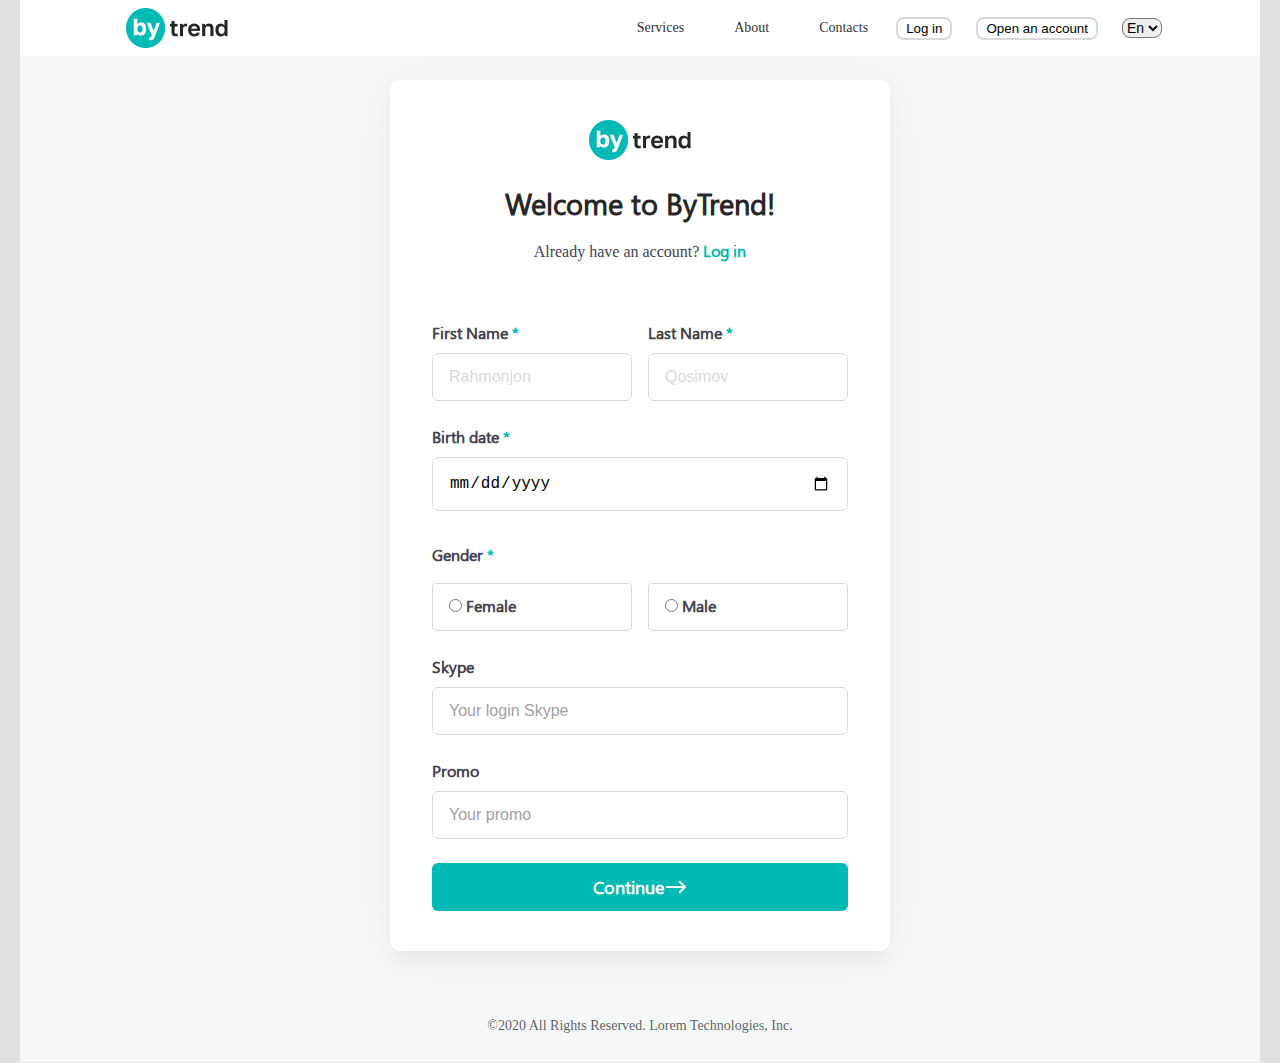
<file: index.html>
<!DOCTYPE html>
<html lang="en">
  <head>
    <meta charset="UTF-8" />
    <meta name="viewport" content="width=device-width, initial-scale=1.0" />
    <title>SIGN IN-UP-Figma</title>
    <link rel="stylesheet" href="./css/style.css" />
    <link rel="icon" href="https://static.figma.com/app/icon/1/favicon.png" />
  </head>
  <body>
    <header>
      <section>
        <nav>
          <div class="container">
            <div class="by-trend">
              <img src="../images/logo-1.png" alt="logo" />
              <div class="nav-link">
                <div class="pages">
                  <a href="#" class="link-1">Services</a>
                  <a href="#" class="link-1">About</a>
                  <a href="#" class="link-1">Contacts</a>
                </div>
                <div class="buttons">
                  <a href="./pages/register.html" class="btn-1"
                    ><button>Log in</button></a
                  >
                  <a href="./index.html" class="btn-1"
                    ><button>Open an account</button></a
                  >
                  <form>
                    <select name="language" id="language">
                      <option value="En">En</option>
                      <option value="Ru">Ru</option>
                      <option value="Uz">Uz</option>
                    </select>
                  </form>
                </div>
              </div>
            </div>
          </div>
        </nav>
      </section>
    </header>
    <main>
      <section>
        <div class="container">
          <div class="content-login">
            <div class="login">
              <img src="./images/logo-1.png" alt="logo" class="logo-1" />
              <p class="prg-2">Welcome to ByTrend!</p>
              <p class="prg-3">
                Already have an account?
                <span>
                  <a href="./pages/register.html" class="link-login">Log in</a>
                </span>
              </p>
              <form autocomplete="on">
                <div class="last-first-name">
                  <div class="Name-1">
                    <label for="LastName"> First Name <span>*</span></label>
                    <input
                      type="text"
                      id="LastName"
                      name="FistName"
                      placeholder="Rahmonjon"
                      required
                    />
                  </div>
                  <div class="Name-2">
                    <label for="LastName"> Last Name <span>*</span></label>
                    <input
                      type="text"
                      id="LastName"
                      name="LastName"
                      placeholder="Qosimov"
                      required
                    />
                  </div>
                </div>
                <div class="birth-date">
                  <label for="birth-day"> Birth date <span>*</span></label>
                  <input type="date" id="birth-day" name="birth-day" required />
                </div>
                <div class="gender">
                  <label for="gender"> Gender <span>*</span></label>

                  <div class="male-1">
                    <div class="male-female">
                      <input
                        type="radio"
                        id="female"
                        name="gender"
                        class="sss"
                        required
                      />
                      <label for="female">Female</label>
                    </div>
                    <div class="male-female">
                      <input
                        type="radio"
                        id="male"
                        name="gender"
                        class="sss"
                        required
                      />
                      <label for="male" class="male">Male</label>
                    </div>
                  </div>
                </div>
                <div class="skype">
                  <label for="skype">Skype</label>
                  <input
                    type="text"
                    id="skype"
                    name="skype"
                    placeholder="Your login Skype"
                    required
                  />
                </div>
                <div class="promo">
                  <label for="promo">Promo</label>
                  <input
                    type="text"
                    id="promo"
                    name="promo"
                    required
                    placeholder="Your promo"
                  />
                </div>
              </form>
              <a href="./pages/continue.html">
                <button class="btn-continue" type="submit">
                  Continue
                  <svg
                    xmlns="http://www.w3.org/2000/svg"
                    width="24"
                    height="24"
                    viewBox="0 0 24 24"
                    fill="none"
                  >
                    <path
                      fill-rule="evenodd"
                      clip-rule="evenodd"
                      d="M15.1956 17.7007C15.5826 18.0947 16.2158 18.1004 16.6098 17.7134L21.7007 12.7134C21.8922 12.5254 22 12.2683 22 12C22 11.7317 21.8922 11.4746 21.7007 11.2866L16.6098 6.28655C16.2158 5.89956 15.5826 5.90526 15.1956 6.29929C14.8087 6.69332 14.8144 7.32646 15.2084 7.71345L18.5547 11L3 11C2.44772 11 2 11.4477 2 12C2 12.5523 2.44772 13 3 13L18.5547 13L15.2084 16.2866C14.8144 16.6735 14.8087 17.3067 15.1956 17.7007Z"
                      fill="white"
                    />
                  </svg>
                </button>
              </a>
            </div>
            <p class="prg-4">
              ©2020 All Rights Reserved. Lorem Technologies, Inc.
            </p>
          </div>
        </div>
      </section>
    </main>
  </body>
</html>
</file>
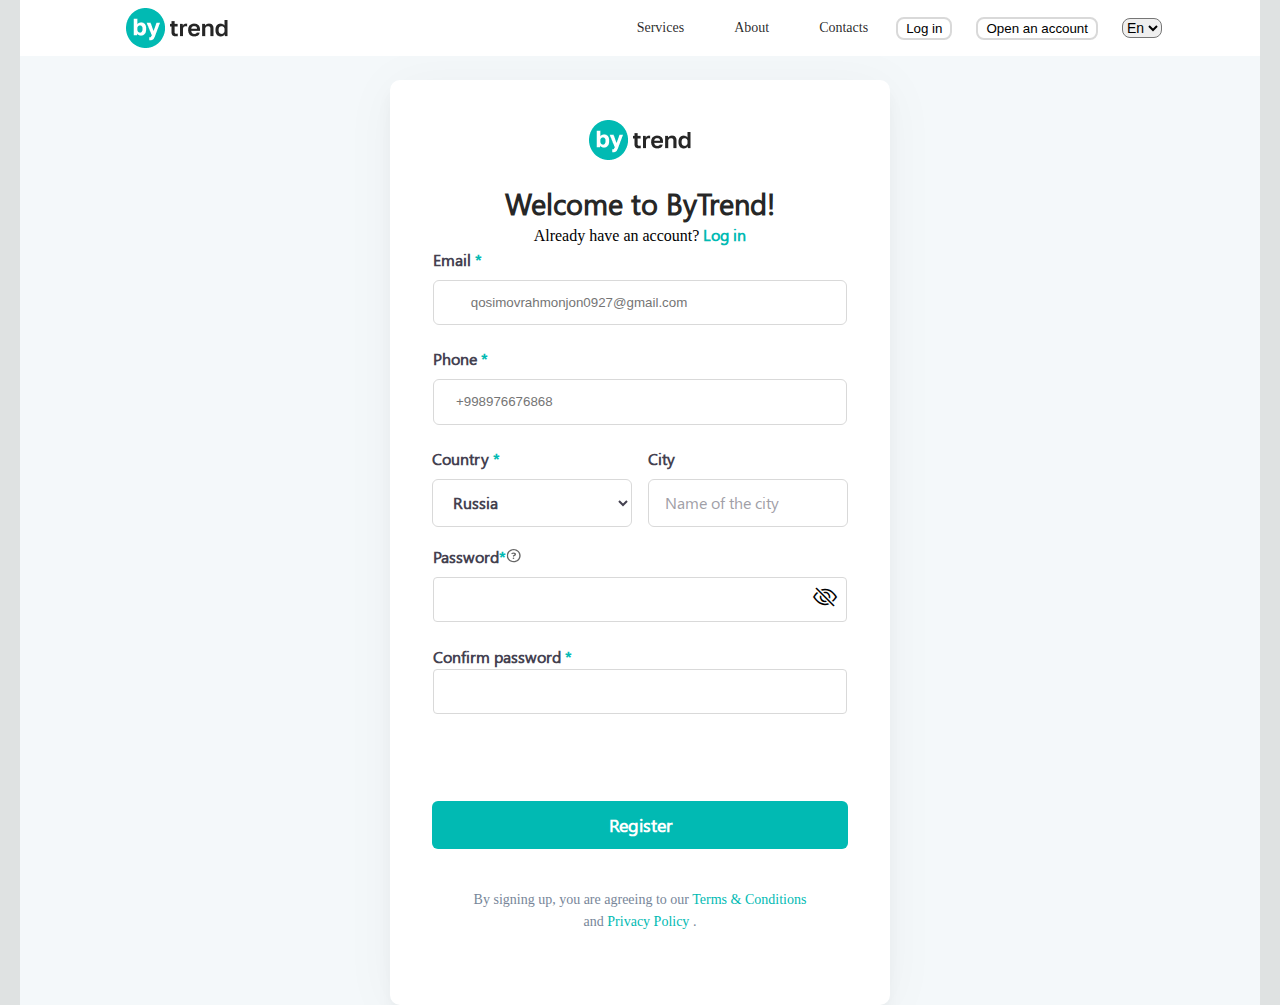
<file: pages/continue.html>
<!DOCTYPE html>
<html lang="en">
  <head>
    <meta charset="UTF-8" />
    <meta name="viewport" content="width=device-width, initial-scale=1.0" />
    <title>SIGN IN-UP-Figma</title>
    <link
      rel="stylesheet"
      href="https://cdn.jsdelivr.net/npm/bootstrap-icons@1.3.0/font/bootstrap-icons.css"
    />
    <link rel="stylesheet" href="../css/style.css" />
    <link rel="icon" href="https://static.figma.com/app/icon/1/favicon.png" />
  </head>
  <body>
    <header>
      <section>
        <nav>
          <div class="container">
            <div class="by-trend">
              <img src="../images/logo-1.png" alt="logo" />
              <div class="nav-link">
                <div class="pages">
                  <a href="#" class="link-1">Services</a>
                  <a href="#" class="link-1">About</a>
                  <a href="#" class="link-1">Contacts</a>
                </div>
                <div class="buttons">
                  <a href="./register.html" class="btn-1"
                    ><button>Log in</button></a
                  >
                  <a href="../index.html" class="btn-1"
                    ><button>Open an account</button></a
                  >
                  <form>
                    <select name="language" id="language">
                      <option value="En">En</option>
                      <option value="Ru">Ru</option>
                      <option value="Uz">Uz</option>
                    </select>
                  </form>
                </div>
              </div>
            </div>
          </div>
        </nav>
      </section>
    </header>
    <main>
      <section>
        <div class="container">
          <div class="continue-page">
            <div class="login">
              <img src="../images/logo-1.png" alt="logo" class="logo-1" />
              <p class="prg-2">Welcome to ByTrend!</p>
              <p>
                Already have an account?
                <span>
                  <a href="./register.html" class="link-login">Log in</a>
                </span>
              </p>
              <form>
                <div class="email">
                  <label for="email">Email <span>*</span></label>
                  <input
                    type="email"
                    id="email"
                    name="email "
                    placeholder="
          qosimovrahmonjon0927@gmail.com"
                    required
                  />
                </div>
                <div class="email phone">
                  <label for="phone">Phone <span>*</span></label>
                  <input
                    type="tel"
                    id="phone"
                    name="phone "
                    placeholder="
      +998976676868"
                    required
                    pattern="^\+998(33|55|77|88|9\d{1})(\d{7})$"
                  />
                </div>
                <div class="conutry-city">
                  <div class="conutry">
                    <label for="country"> Country <span>*</span></label>
                    <select name="country" id="country" required>
                      <option value="Russia">Russia</option>
                      <option value="Uzbek">Uzbekistan</option>
                      <option value="America">America</option>
                      <option value="Pakistan">Pakistan</option>
                      <option value="France">France</option>
                      <option value="England">England</option>
                    </select>
                  </div>
                  <div class="city">
                    <label for="city">City </label>
                    <input
                      type="text"
                      id="city"
                      name="city"
                      placeholder="Name of the city"
                    />
                  </div>
                </div>
                <div class="password">
                  <div class="secret">
                    <label for="password"
                      >Password <span>*</span>
                      <svg
                        width="17"
                        height="16"
                        viewBox="0 0 17 16"
                        fill="none"
                        xmlns="http://www.w3.org/2000/svg"
                      >
                        <g clip-path="url(#clip0_14_0)">
                          <path
                            fill-rule="evenodd"
                            clip-rule="evenodd"
                            d="M0.718323 6.64207C0.718323 10.2887 3.84129 13.245 7.69367 13.245C11.5461 13.245 14.669 10.2887 14.669 6.64207C14.669 2.9954 11.5461 0.0391846 7.69367 0.0391846C3.84129 0.0391846 0.718323 2.9954 0.718323 6.64207ZM2.11339 6.64207C2.11339 3.72473 4.61177 1.35976 7.69367 1.35976C10.7756 1.35976 13.274 3.72473 13.274 6.64207C13.274 9.55941 10.7756 11.9244 7.69367 11.9244C4.61177 11.9244 2.11339 9.55941 2.11339 6.64207ZM8.07564 7.34594C8.03658 7.58628 7.8315 7.79889 7.5483 7.79889H7.47018C7.18698 7.79889 6.98191 7.59553 6.94284 7.34594L6.84519 6.71734C6.79636 6.41229 6.98191 6.19968 7.2944 6.1627C8.144 6.06102 8.53462 5.81143 8.53462 5.35847V5.33998C8.53462 4.924 8.20259 4.68365 7.63619 4.68365C7.21628 4.68365 6.85495 4.80383 6.5034 5.05341C6.38621 5.13661 6.22996 5.20132 6.06395 5.20132C5.69286 5.20132 5.38036 4.90551 5.38036 4.55424C5.38036 4.3786 5.45849 4.19372 5.63427 4.05506C6.15184 3.64832 6.80613 3.38949 7.66549 3.38949C9.07172 3.38949 10.0287 4.07355 10.0287 5.303V5.32149C10.0287 6.49548 9.16938 6.97617 8.10494 7.17954L8.07564 7.34594ZM6.62058 9.21323V9.19474C6.62058 8.75103 6.98191 8.409 7.47018 8.409C7.95845 8.409 8.31978 8.75103 8.31978 9.19474V9.21323C8.31978 9.65695 7.95845 9.99898 7.47018 9.99898C6.98191 9.99898 6.62058 9.65695 6.62058 9.21323Z"
                            fill="black"
                            fill-opacity="0.6"
                          />
                        </g>
                        <defs>
                          <clipPath id="clip0_14_0">
                            <rect
                              width="15.9437"
                              height="15.0923"
                              fill="white"
                              transform="translate(0.718323 0.0391846)"
                            />
                          </clipPath>
                        </defs>
                      </svg>
                    </label>
                    <input
                      required
                      type="password"
                      name="password"
                      id="password"
                    />
                    <i class="bi bi-eye-slash" id="togglePassword"></i>
                  </div>
                </div>
                <div class="Coniform-password">
                  <label for="password">Confirm password <span>*</span></label>
                  <input
                    type="password"
                    name="password"
                    id="password"
                    name="password "
                    required
                  />
                </div>
              </form>
              <a href="../index.html" class="btn-8">
                <button type="submit" class="btn-continue">Register</button>
              </a>

              <p class="prg-5">
                By signing up, you are agreeing to our
                <span>Terms & Conditions</span> and
                <span>Privacy Policy</span> .
              </p>
            </div>
          </div>
        </div>
      </section>
    </main>
    <footer></footer>
    <script src="../js/main.js"></script>
  </body>
</html>
</file>
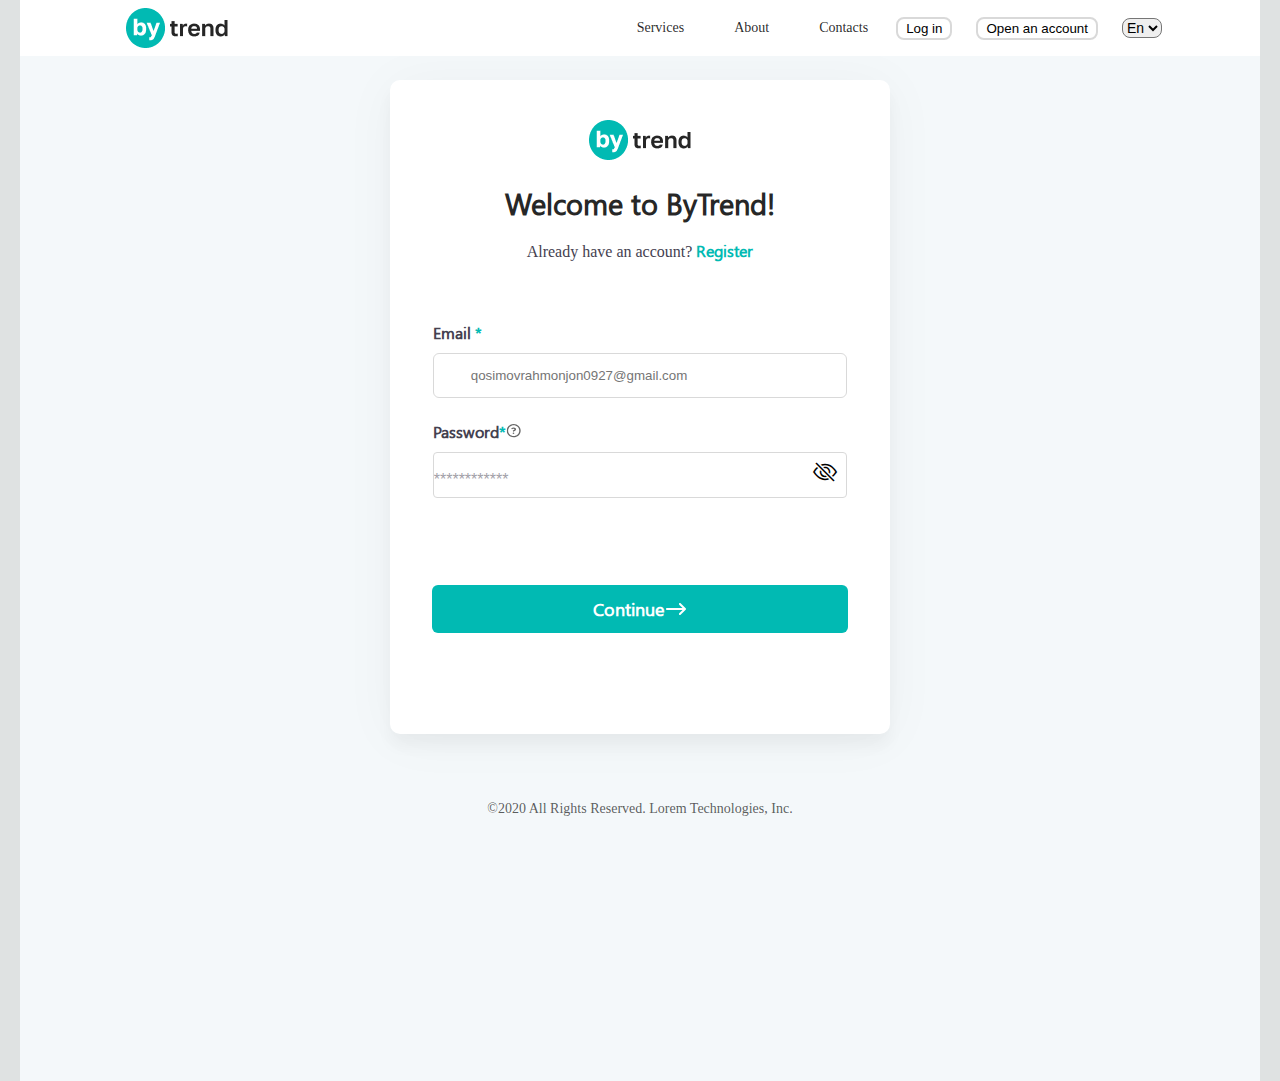
<file: pages/register.html>
<!DOCTYPE html>
<html lang="en">
  <head>
    <meta charset="UTF-8" />
    <meta name="viewport" content="width=device-width, initial-scale=1.0" />
    <title>SIGN IN-UP-Figma</title>
    <link
      rel="stylesheet"
      href="https://cdn.jsdelivr.net/npm/bootstrap-icons@1.3.0/font/bootstrap-icons.css"
    />
    <link rel="stylesheet" href="../css/style.css" />
    <link rel="icon" href="https://static.figma.com/app/icon/1/favicon.png" />
  </head>
  <body>
    <header>
      <section>
        <nav>
          <div class="container">
            <div class="by-trend">
              <img src="../images/logo-1.png" alt="logo" />
              <div class="nav-link">
                <div class="pages">
                  <a href="#" class="link-1">Services</a>
                  <a href="#" class="link-1">About</a>
                  <a href="#" class="link-1">Contacts</a>
                </div>
                <div class="buttons">
                  <a href="../index.html" class="btn-1"
                    ><button>Log in</button></a
                  >
                  <a href="./continue.html" class="btn-1"
                    ><button>Open an account</button></a
                  >
                  <form>
                    <select name="language" id="language">
                      <option value="En">En</option>
                      <option value="Ru">Ru</option>
                      <option value="Uz">Uz</option>
                    </select>
                  </form>
                </div>
              </div>
            </div>
          </div>
        </nav>
      </section>
    </header>
    <main>
      <section>
        <div class="container">
          <div class="content-login-1 login-page">
            <div class="login">
              <img src="../images/logo-1.png" alt="logo" class="logo-1" />
              <p class="prg-2">Welcome to ByTrend!</p>
              <p class="prg-3">
                Already have an account?
                <span>
                  <a href="../index.html" class="link-login">Register</a>
                </span>
              </p>
              <form>
                <div class="email">
                  <label for="email">Email <span>*</span></label>
                  <input
                    type="email"
                    id="email"
                    name="email "
                    placeholder="
          qosimovrahmonjon0927@gmail.com"
                    required
                  />
                </div>
                <div class="password">
                  <div class="secret">
                    <label for="password"
                      >Password <span>*</span>
                      <svg
                        width="17"
                        height="16"
                        viewBox="0 0 17 16"
                        fill="none"
                        xmlns="http://www.w3.org/2000/svg"
                      >
                        <g clip-path="url(#clip0_14_0)">
                          <path
                            fill-rule="evenodd"
                            clip-rule="evenodd"
                            d="M0.718323 6.64207C0.718323 10.2887 3.84129 13.245 7.69367 13.245C11.5461 13.245 14.669 10.2887 14.669 6.64207C14.669 2.9954 11.5461 0.0391846 7.69367 0.0391846C3.84129 0.0391846 0.718323 2.9954 0.718323 6.64207ZM2.11339 6.64207C2.11339 3.72473 4.61177 1.35976 7.69367 1.35976C10.7756 1.35976 13.274 3.72473 13.274 6.64207C13.274 9.55941 10.7756 11.9244 7.69367 11.9244C4.61177 11.9244 2.11339 9.55941 2.11339 6.64207ZM8.07564 7.34594C8.03658 7.58628 7.8315 7.79889 7.5483 7.79889H7.47018C7.18698 7.79889 6.98191 7.59553 6.94284 7.34594L6.84519 6.71734C6.79636 6.41229 6.98191 6.19968 7.2944 6.1627C8.144 6.06102 8.53462 5.81143 8.53462 5.35847V5.33998C8.53462 4.924 8.20259 4.68365 7.63619 4.68365C7.21628 4.68365 6.85495 4.80383 6.5034 5.05341C6.38621 5.13661 6.22996 5.20132 6.06395 5.20132C5.69286 5.20132 5.38036 4.90551 5.38036 4.55424C5.38036 4.3786 5.45849 4.19372 5.63427 4.05506C6.15184 3.64832 6.80613 3.38949 7.66549 3.38949C9.07172 3.38949 10.0287 4.07355 10.0287 5.303V5.32149C10.0287 6.49548 9.16938 6.97617 8.10494 7.17954L8.07564 7.34594ZM6.62058 9.21323V9.19474C6.62058 8.75103 6.98191 8.409 7.47018 8.409C7.95845 8.409 8.31978 8.75103 8.31978 9.19474V9.21323C8.31978 9.65695 7.95845 9.99898 7.47018 9.99898C6.98191 9.99898 6.62058 9.65695 6.62058 9.21323Z"
                            fill="black"
                            fill-opacity="0.6"
                          />
                        </g>
                        <defs>
                          <clipPath id="clip0_14_0">
                            <rect
                              width="15.9437"
                              height="15.0923"
                              fill="white"
                              transform="translate(0.718323 0.0391846)"
                            />
                          </clipPath>
                        </defs>
                      </svg>
                    </label>
                    <input
                      type="password"
                      name="password"
                      id="password"
                      placeholder="************"
                      required
                    />
                    <i class="bi bi-eye-slash" id="togglePassword"></i>
                  </div>
                </div>
              </form>
              <a href="./register.html" class="btn-7">
                <button type="submit" class="btn-continue">
                  Continue
                  <svg
                    xmlns="http://www.w3.org/2000/svg"
                    width="24"
                    height="24"
                    viewBox="0 0 24 24"
                    fill="none"
                  >
                    <path
                      fill-rule="evenodd"
                      clip-rule="evenodd"
                      d="M15.1956 17.7007C15.5826 18.0947 16.2158 18.1004 16.6098 17.7134L21.7007 12.7134C21.8922 12.5254 22 12.2683 22 12C22 11.7317 21.8922 11.4746 21.7007 11.2866L16.6098 6.28655C16.2158 5.89956 15.5826 5.90526 15.1956 6.29929C14.8087 6.69332 14.8144 7.32646 15.2084 7.71345L18.5547 11L3 11C2.44772 11 2 11.4477 2 12C2 12.5523 2.44772 13 3 13L18.5547 13L15.2084 16.2866C14.8144 16.6735 14.8087 17.3067 15.1956 17.7007Z"
                      fill="white"
                    />
                  </svg>
                </button>
              </a>
            </div>
            <p class="prg-4 prg-6">
              ©2020 All Rights Reserved. Lorem Technologies, Inc.
            </p>
          </div>
        </div>
      </section>
    </main>
    <footer></footer>
    <script src="../js/main.js"></script>
  </body>
</html>
</file>
<file: css/style.css>
* {
  margin: 0;
  padding: 0;
  box-sizing: border-box;
}
.container {
  max-width: 1400px;
  margin: 0 auto;
  padding: 0 20px;
}
body {
  background: #dfe2e2;
}
@font-face {
  font-family: Segoe UI;
  src: url(../fonts/Segoe\ UI.ttf);
}
/* HEADER SECTION */
header {
  position: fixed; /* position: sticky */
  top: 0;
  left: 0;
  right: 0;
}
.link-1 {
  color: rgba(0, 0, 0, 0.85);
  font-size: 14px;
  font-style: normal;
  font-weight: 400;
  line-height: normal;
  transition: all 0.4s linear;
}
.link-1:hover {
  color: rgb(77, 194, 196);
  text-decoration: underline;
}
.by-trend {
  display: flex;
  align-items: center;
  justify-content: space-between;
  background: #fff;
}
.pages {
  display: flex;
  align-items: center;
  column-gap: 50px;
}
.by-trend img {
  padding: 8px;
  margin-left: 98px;
}
.btn-1 button {
  padding: 2px 8px;
  cursor: pointer;
  background: #fff;
  border-radius: 8px;
  border: 2px solid #d9d9d9;
  transition: all 0.4s linear;
}
.btn-1 button:hover {
  background: rgb(77, 194, 196);
  color: #fff;
  border: 2px solid #fff;
}
.nav-link {
  display: flex;
  column-gap: 28px;
}
.buttons {
  display: flex;
  align-items: center;
  column-gap: 24px;
  margin-right: 98px;
}
/* LOGIN QILISHNING SECTION QISMI */
.login {
  display: flex;
  flex-direction: column;
  justify-content: center;
  align-items: center;
  width: 500px;
  margin-top: 80px;
  border-radius: 10px;
  background: var(--White, #fff);
  box-shadow: 0px 4px 56px 0px rgba(0, 0, 0, 0.04),
    0px 12px 16px 0px rgba(0, 0, 0, 0.04);
}
.content-login {
  display: flex;
  justify-content: center;
  flex-direction: column;
  align-items: center;
  background: #f4f8fa;
}
a {
  text-decoration: none;
}
.logo-1 {
  width: 101.527px;
  height: 40px;
  flex-shrink: 0;
  margin: 40px auto 24px;
}
.prg-2 {
  color: rgba(0, 0, 0, 0.85);
  font-family: Segoe UI;
  font-size: 29px;
  font-style: normal;
  font-weight: 700;
  line-height: normal;
}
.link-login {
  color: var(--01-bab-3, #01bab3);
  font-family: Segoe UI;
  font-size: 16px;
  font-style: normal;
  font-weight: 600;
  line-height: 26px; /* 162.5% */
}

.content-login-1 {
  display: flex;
  justify-content: center;
  background: var(--White, #fff);
}
.prg-3 {
  color: #444150;
  font-size: 16px;
  font-style: normal;
  font-weight: 400;
  line-height: 26px;
  margin: 16px auto 56px;
}
select {
  outline: none;
}
option {
  border: 2px solid red;
  font-size: 36px;
}
label span {
  color: #01bab3;
}
.Name-1 {
  display: flex;
  flex-direction: column;
}
.Name-2 {
  display: flex;
  flex-direction: column;
}
#LastName {
  width: 200px;
  height: 48px;
  border-radius: 6px;
  border: 1px solid #d9d9d9;
  background: #fff;
  padding: 16px;
}
#FirstName {
  width: 200px;
  height: 48px;
  border-radius: 6px;
  border: 1px solid #d9d9d9;
  background: #fff;
  padding: 16px;
}
input {
  outline: none;
}
#LastName::placeholder {
  color: rgba(217, 217, 217, 1);
  font-size: 16px;
  font-style: normal;
  font-weight: 400;
  line-height: 24px; /* 150% */
}
.last-first-name {
  display: flex;
  flex-direction: row;
  justify-content: center;
  column-gap: 16px;
  margin-bottom: 24px;
}
#birth-day {
  border-radius: 6px;
  border: 1px solid #d9d9d9;
  background: #fff;
  font-size: 16px;
  flex-shrink: 0;
  margin-bottom: 8px;
  padding: 16px;
}
.birth-date {
  display: flex;
  justify-content: center;
  flex-direction: column;
}
form label {
  margin-bottom: 8px;
  color: #444150;
  font-family: Segoe UI;
  font-size: 16px;
  font-style: normal;
  font-weight: 600;
  line-height: 24px; /* 150% */
}
.male-female {
  border-radius: 4px;
  border: 1px solid #d9d9d9;
  background: var(--ffffff, #fff);
  width: 200px;
  height: 48px;
  padding-top: 10px;
  padding-left: 16px;
}
.sss:focus {
  background: #01bab3;
}
.male-female:focus {
  border: 2px solid #01bab3;
}
#male {
  color: #01bab3;
}
.male-1 {
  display: flex;
  column-gap: 16px;
  margin-top: 8px;
}
.gender {
  display: flex;
  flex-direction: column;
  justify-content: center;
  margin-top: 24px;
}
.male-female:hover {
  border: 1px solid #01bab3;
}
#skype {
  width: 416px;
  height: 48px;
  flex-shrink: 0;
  border-radius: 6px;
  border: 1px solid #d9d9d9;
  background: #fff;
  padding: 16px;
}
#skype::placeholder {
  color: #444150;
  font-size: 16px;
  font-style: normal;
  font-weight: 400;
  line-height: 24px; /* 150% */
  opacity: 0.5;
}
.skype {
  display: flex;
  justify-content: center;
  flex-direction: column;
  margin-top: 24px;
  margin-bottom: 24px;
}
#promo {
  width: 416px;
  height: 48px;
  flex-shrink: 0;
  border-radius: 6px;
  border: 1px solid #d9d9d9;
  background: #fff;
  padding: 16px;
}
#promo::placeholder {
  color: #444150;
  font-size: 16px;
  font-style: normal;
  font-weight: 400;
  line-height: 24px;
  opacity: 0.5;
}
.promo {
  display: flex;
  justify-content: center;
  flex-direction: column;
  margin-bottom: 24px;
}
.btn-2 {
  border-radius: 4px;
  background: var(--01-bab-3, #01bab3);
  flex-shrink: 0;
  margin-bottom: 40px;
  margin-top: 24px;
}
.GGG {
  display: flex;
}
.btn-continue {
  width: 416px;
  height: 48px;
  background: var(--01-bab-3, #01bab3);
  display: flex;
  align-items: center;
  justify-content: center;
  border: none;
  color: var(--ffffff, #fff);
  text-align: center;
  font-family: Segoe UI;
  font-size: 18px;
  font-style: normal;
  font-weight: 600;
  line-height: normal;
  margin-bottom: 40px;
}
.prg-4 {
  color: rgba(0, 0, 0, 0.65);
  text-align: center;
  font-size: 14px;
  font-style: normal;
  font-weight: 400;
  line-height: 22px;
  margin: 64px auto 25px;
}
.last-first-name {
  display: flex;
  column-gap: 16px;
  margin-bottom: 24px;
}
/* PAGES 2/////////////////////// */
.continue-page {
  display: flex;
  justify-content: center;
  flex-direction: column;
  align-items: center;
  background: #f4f8fa;
}
.continue-page form {
  display: flex;
  justify-content: center;
  flex-direction: column;
  align-items: center;
  background: #fff;
}
.continue-page {
  display: flex;
  justify-content: center;
  flex-direction: column;
  align-items: center;
  background: #f4f8fa;
}
#email {
  width: 414.535px;
  height: 45.277px;
  flex-shrink: 0;
  border-radius: 6px;
  border: 1px solid #d9d9d9;
  background: #fff;
}
.email {
  display: flex;
  flex-direction: column;
  margin-bottom: 22px;
}
#phone {
  width: 414.535px;
  height: 45.277px;
  flex-shrink: 0;
  border-radius: 6px;
  border: 1px solid #d9d9d9;
  background: #fff;
}
#country {
  width: 200px;
  height: 48px;
  flex-shrink: 0;
  border-radius: 6px;
  border: 1px solid #d9d9d9;
  background: #fff;
  color: #444150;
  font-family: Segoe UI;
  font-size: 16px;
  font-style: normal;
  font-weight: 600;
  line-height: 24px; /* 150% */
  padding-left: 16px;
}
#country option {
  color: #444150;
  font-family: Segoe UI;
  font-size: 52px;
  font-style: normal;
  font-weight: 600;
  line-height: 24px; /* 150% */
}
.conutry {
  display: flex;
  flex-direction: column;
}
.city {
  display: flex;
  flex-direction: column;
}
#city {
  width: 200px;
  height: 48px;
  flex-shrink: 0;
  border-radius: 6px;
  border: 1px solid #d9d9d9;
  background: #fff;
  color: #444150;
  font-family: Segoe UI;
  font-size: 16px;
  font-style: normal;
  font-weight: 600;
  line-height: 24px; /* 150% */
  padding-left: 16px;
}
.conutry-city {
  display: flex;
  gap: 16px;
}
#city::placeholder {
  color: #444150;
  font-size: 16px;
  font-style: normal;
  font-weight: 400;
  line-height: 24px; /* 150% */
  opacity: 0.5;
}
#password {
  width: 414.535px;
  height: 45.277px;
  flex-shrink: 0;
  border-radius: 4px;
  border: 1px solid #d9d9d9;
  background: #fff;
}
.password {
  display: flex;
  flex-direction: column;
  position: relative;
  margin-top: 18px;
}
.secret {
  display: flex;
  flex-direction: column;
}
.secret label {
  display: flex;
  align-items: center;
}
#togglePassword {
  position: absolute;
  z-index: 1;
  right: 10px;
  top: 40px;
  font-size: 24px;
}
.Coniform-password {
  margin-top: 23px;
  width: 415px;
}
.btn-4 {
  margin-top: 87px;
  margin-bottom: 23px;
}
.btn-continue {
  border-radius: 6px;
  background: var(--01-bab-3, #01bab3);
  color: var(--ffffff, #fff);
  text-align: center;
  font-family: Segoe UI;
  font-size: 18px;
  font-style: normal;
  font-weight: 600;
  line-height: normal;
}
.prg-5 {
  color: #778699;
  text-align: center;
  font-size: 14px;
  font-style: normal;
  font-weight: 400;
  line-height: 22px; /* 157.143% */
  max-width: 350px;
  margin-bottom: 72px;
}
.prg-5 span {
  color: var(--01-bab-3, #01bab3);
  font-size: 14px;
  font-style: normal;
  font-weight: 400;
  line-height: 22px;
}
#password {
  padding-top: 11px;
  padding-left: 1 6px;
}
#password::placeholder {
  color: #444150;
  font-size: 16px;
  font-style: normal;
  font-weight: 400;
  line-height: 24px; /* 150% */
  opacity: 0.5;
}
.btn-7 {
  margin-top: 87px;
  margin-bottom: 61px;
}
.login-page {
  display: flex;
  flex-direction: column;
  align-items: center;
  background: #f4f8fa;
}
.prg-6 {
  margin-bottom: 261px;
}
.prg-7 {
  width: 1200px;
  font-size: 40px;
}
.btn-8 {
  margin-top: 87px;
}
#language {
  font-size: 14px;
  border-radius: 8px;
  content: none;
}
</file>
